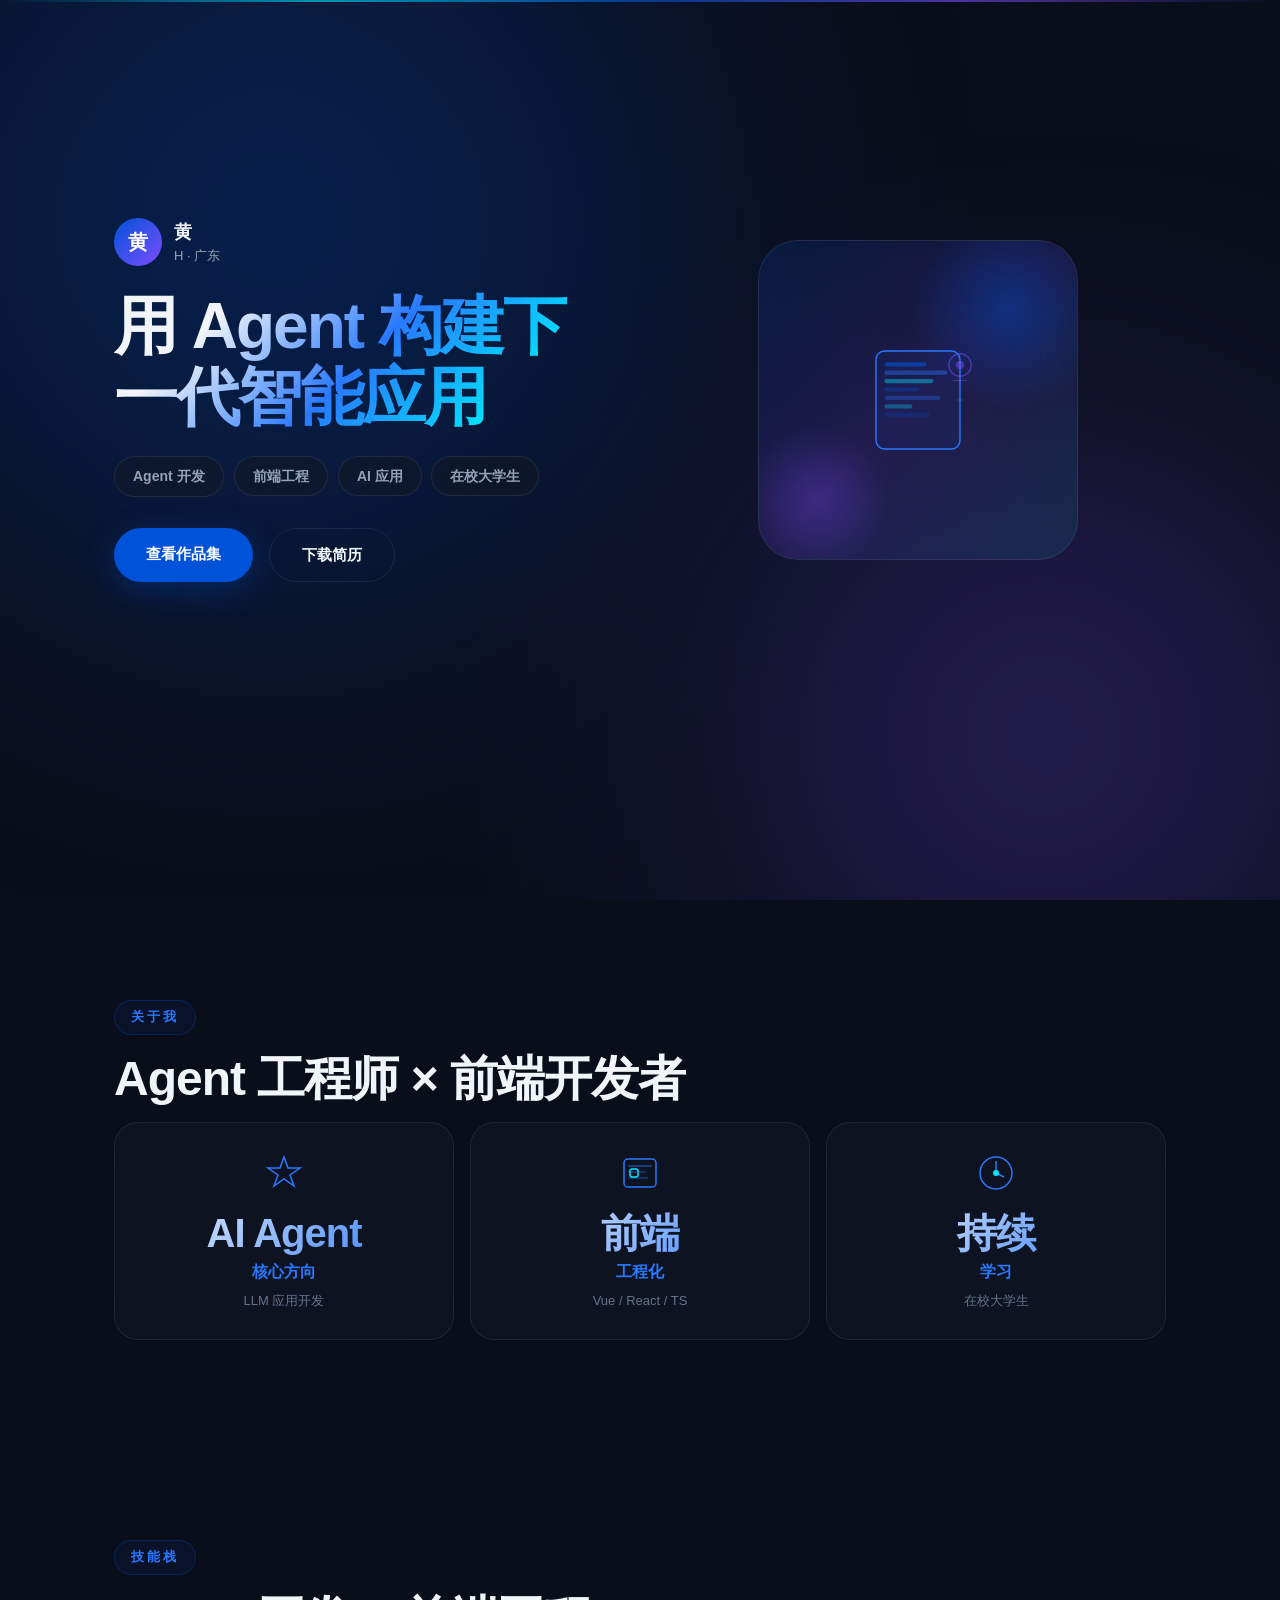
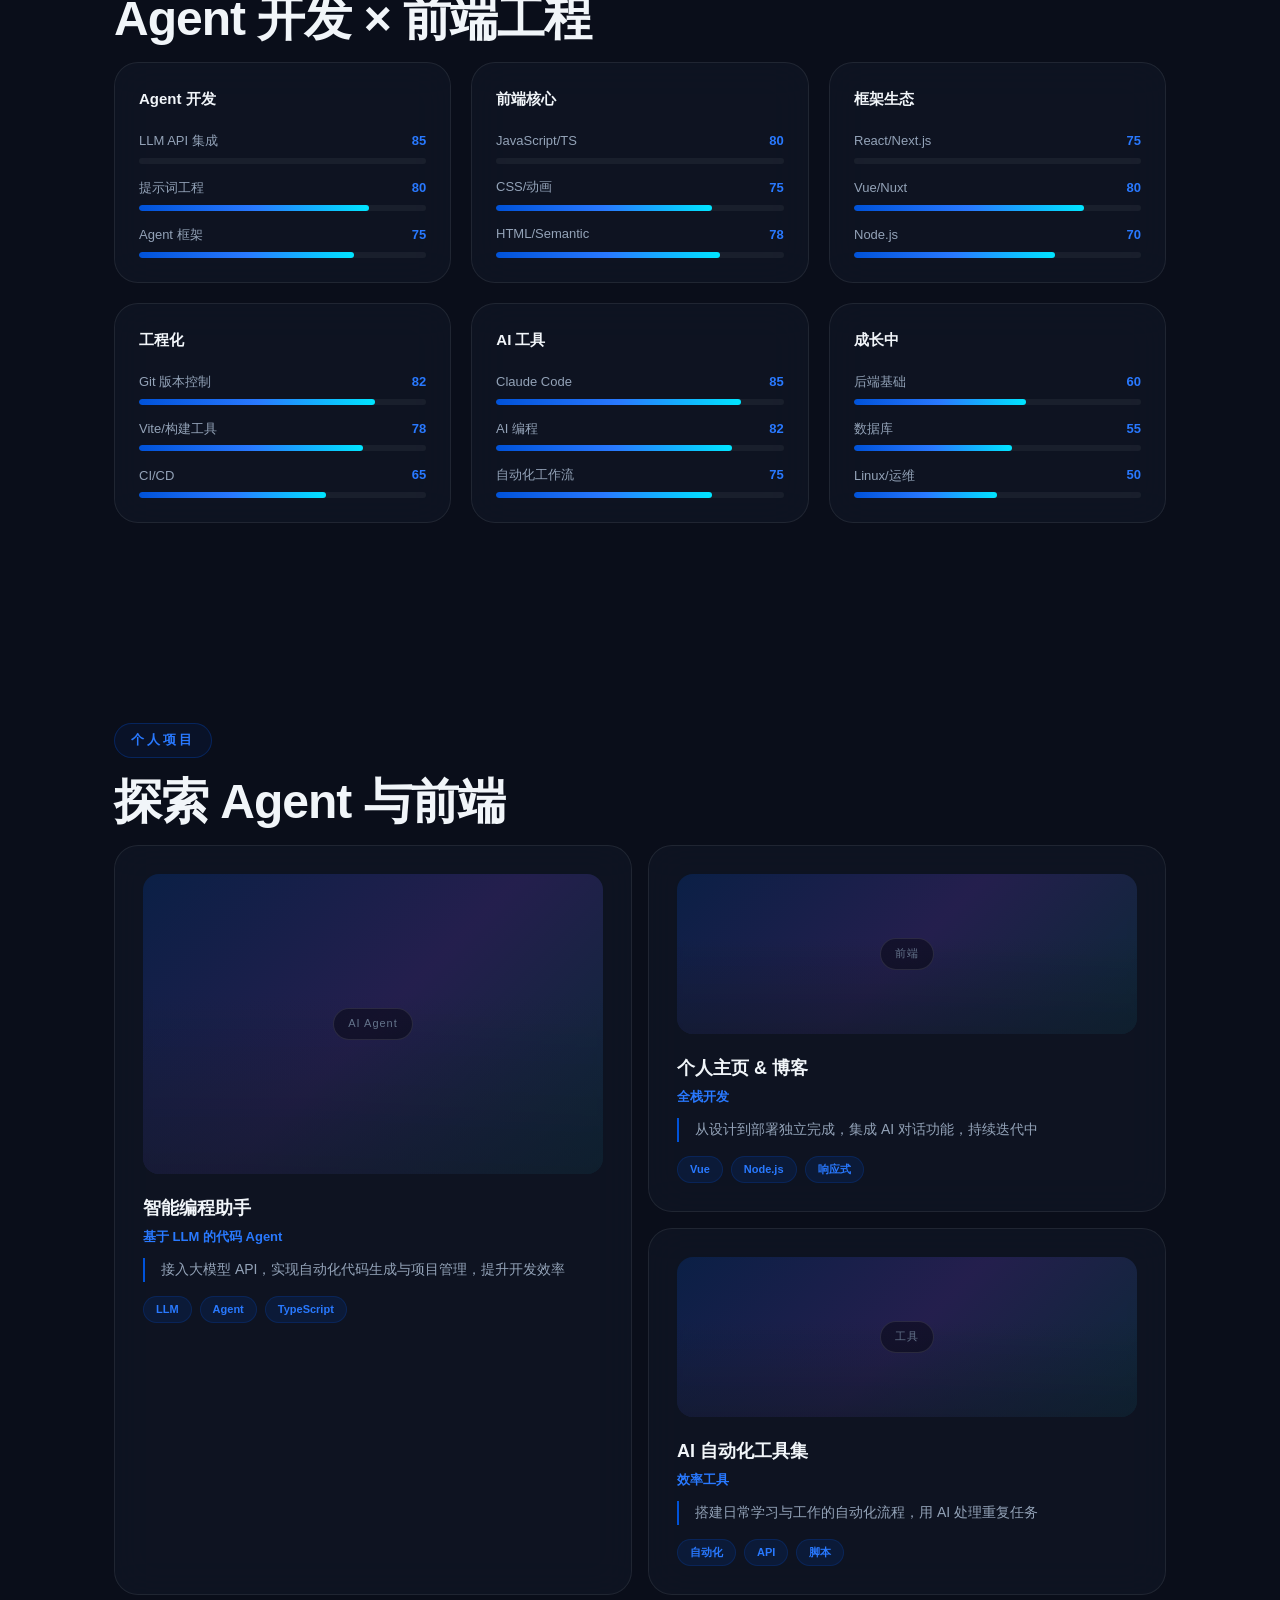
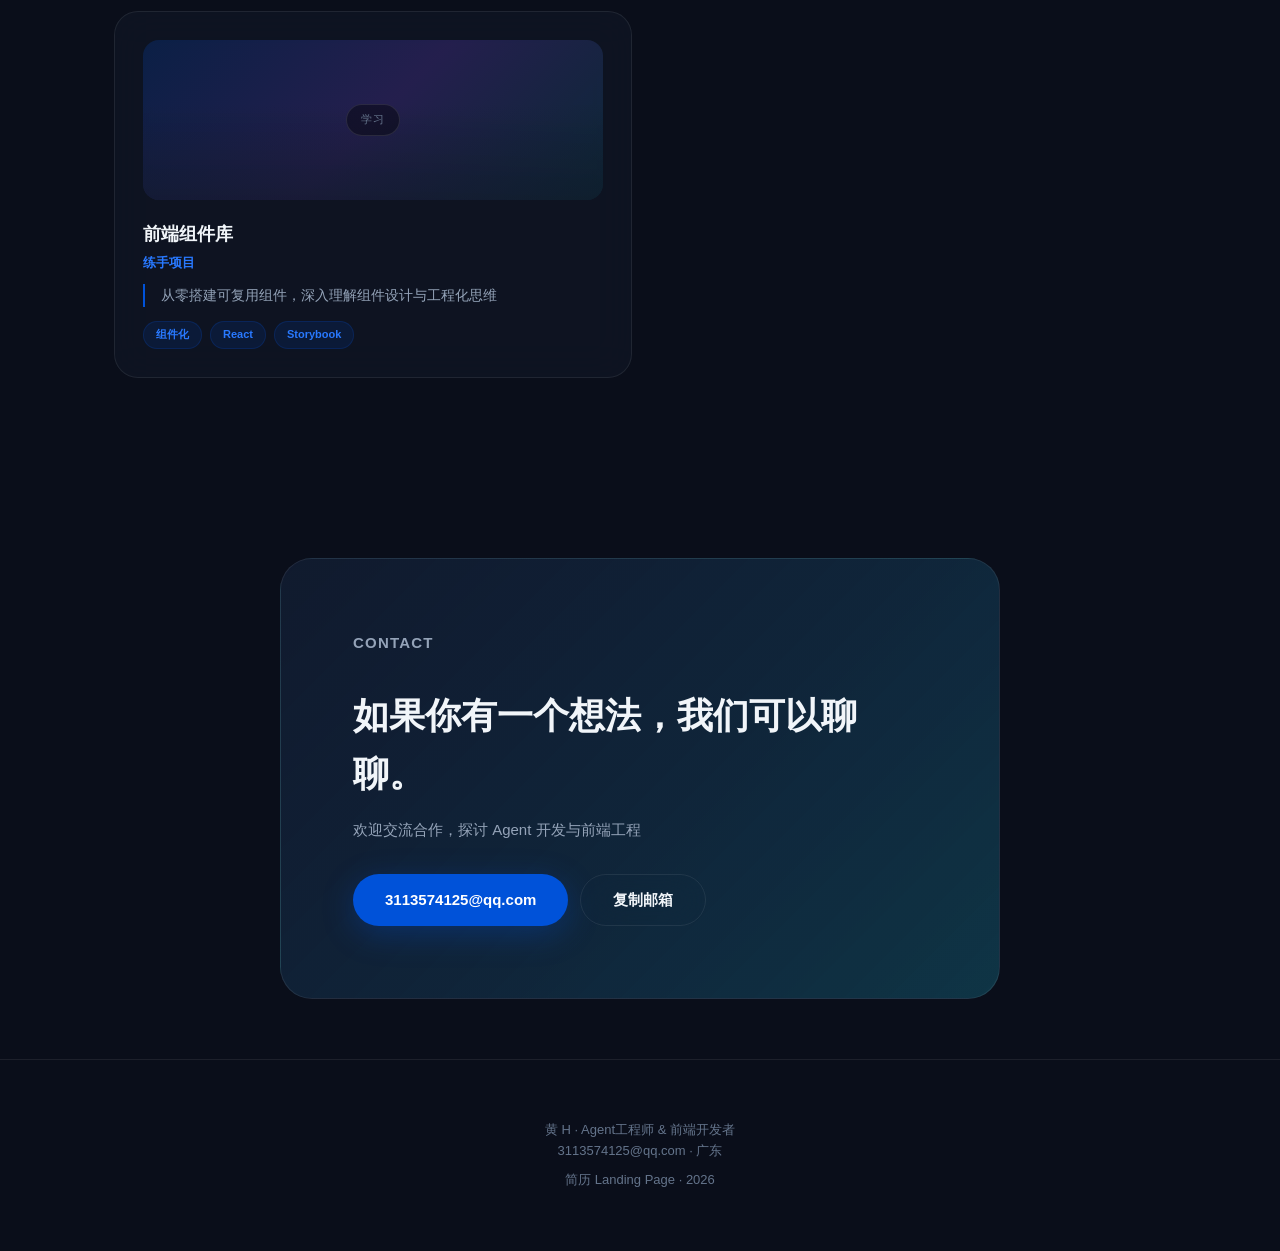
<file: index.html>
<!DOCTYPE html>
<html lang="zh-CN">
<head>
<meta charset="UTF-8">
<meta name="viewport" content="width=device-width, initial-scale=1.0">
<meta name="description" content="黄 H - Agent工程师 & 前端开发者">
<title>黄 H — Agent工程师 & 前端开发者</title>
<link rel="stylesheet" href="style.css">
</head>
<body>

<!-- Aurora Background -->
<div class="aurora-bg" aria-hidden="true"></div>
<div class="aurora-ribbon" aria-hidden="true"></div>

<!-- ============================================================
     PAGE WRAP
     ============================================================ -->
<div class="page-wrap">

<!-- ============================================================
     HERO CARD
     ============================================================ -->
<section class="hero-section">
  <div class="container">
    <div class="hero-grid">
      <div class="hero-content reveal">
        <div class="hero-meta">
          <div class="hero-avatar">黄</div>
          <div class="hero-name">
            黄 <small>H · 广东</small>
          </div>
        </div>
        <h1 class="hero-slogan">用 Agent 构建下一代智能应用</h1>
        <div class="hero-tags">
          <span class="hero-tag">Agent 开发</span>
          <span class="hero-tag">前端工程</span>
          <span class="hero-tag">AI 应用</span>
          <span class="hero-tag">在校大学生</span>
        </div>
        <div class="hero-cta">
          <a href="#bento" class="btn-primary">查看作品集</a>
          <a href="#footer" class="btn-secondary">下载简历</a>
        </div>
      </div>
      <div class="hero-visual reveal reveal-delay-2">
        <div class="hero-shape">
          <div class="hero-code-block">
            <svg viewBox="0 0 200 200" fill="none" xmlns="http://www.w3.org/2000/svg">
              <rect x="40" y="30" width="120" height="140" rx="12" stroke="#2979FF" stroke-width="2" fill="rgba(0,82,217,0.08)"/>
              <rect x="52" y="46" width="60" height="6" rx="3" fill="#0052D9" opacity="0.6"/>
              <rect x="52" y="58" width="90" height="6" rx="3" fill="#2979FF" opacity="0.4"/>
              <rect x="52" y="70" width="70" height="6" rx="3" fill="#00E5FF" opacity="0.4"/>
              <rect x="52" y="82" width="50" height="6" rx="3" fill="#0052D9" opacity="0.3"/>
              <rect x="52" y="94" width="80" height="6" rx="3" fill="#2979FF" opacity="0.3"/>
              <rect x="52" y="106" width="40" height="6" rx="3" fill="#00E5FF" opacity="0.3"/>
              <rect x="52" y="118" width="65" height="6" rx="3" fill="#0052D9" opacity="0.2"/>
              <circle cx="160" cy="50" r="16" fill="none" stroke="#7C4DFF" stroke-width="2" opacity="0.5"/>
              <circle cx="160" cy="50" r="6" fill="#7C4DFF" opacity="0.5"/>
              <path d="M160 62 L160 82" stroke="#7C4DFF" stroke-width="1.5" opacity="0.4"/>
              <path d="M150 72 L170 72" stroke="#7C4DFF" stroke-width="1.5" opacity="0.4"/>
              <path d="M155 100 L165 100" stroke="#00E5FF" stroke-width="1" opacity="0.3"/>
            </svg>
          </div>
        </div>
      </div>
    </div>
  </div>
</section>

<!-- ============================================================
     STATS BOARD
     ============================================================ -->
<section id="stats">
  <div class="container">
    <div class="section-label reveal">关于我</div>
    <h2 class="section-title reveal reveal-delay-1">Agent 工程师 × 前端开发者</h2>
    <div class="stats-grid reveal reveal-delay-2">
      <div class="stats-card">
        <div class="stats-icon">
          <svg viewBox="0 0 44 44" fill="none"><polygon points="22,6 26,17 38,17 28,24 32,35 22,28 12,35 16,24 6,17 18,17" stroke="#2979FF" stroke-width="1.5"/></svg>
        </div>
        <div class="stats-value">AI Agent</div>
        <div class="stats-unit">核心方向</div>
        <div class="stats-label">LLM 应用开发</div>
      </div>
      <div class="stats-card">
        <div class="stats-icon">
          <svg viewBox="0 0 44 44" fill="none"><rect x="6" y="8" width="32" height="28" rx="4" stroke="#2979FF" stroke-width="1.5"/><rect x="10" y="14" width="24" height="2" rx="1" fill="#2979FF" opacity="0.4"/><rect x="10" y="20" width="18" height="2" rx="1" fill="#2979FF" opacity="0.3"/><rect x="10" y="26" width="20" height="2" rx="1" fill="#2979FF" opacity="0.3"/><rect x="12" y="18" width="8" height="8" rx="2" fill="none" stroke="#00E5FF" stroke-width="1.5"/></svg>
        </div>
        <div class="stats-value">前端</div>
        <div class="stats-unit">工程化</div>
        <div class="stats-label">Vue / React / TS</div>
      </div>
      <div class="stats-card">
        <div class="stats-icon">
          <svg viewBox="0 0 44 44" fill="none"><circle cx="22" cy="22" r="16" stroke="#2979FF" stroke-width="1.5"/><polyline points="22,10 22,22 30,26" stroke="#2979FF" stroke-width="1.5"/><circle cx="22" cy="22" r="3" fill="#00E5FF"/></svg>
        </div>
        <div class="stats-value">持续</div>
        <div class="stats-unit">学习</div>
        <div class="stats-label">在校大学生</div>
      </div>
    </div>
  </div>
</section>

<!-- ============================================================
     SKILL RADAR
     ============================================================ -->
<section id="skills">
  <div class="container">
    <div class="section-label reveal">技能栈</div>
    <h2 class="section-title reveal reveal-delay-1">Agent 开发 × 前端工程</h2>
    <div class="skill-grid reveal reveal-delay-2" id="skill-grid">
    </div>
  </div>
</section>

<!-- ============================================================
     BENTO GALLERY
     ============================================================ -->
<section id="bento">
  <div class="container">
    <div class="section-label reveal">个人项目</div>
    <h2 class="section-title reveal reveal-delay-1">探索 Agent 与前端</h2>
    <div class="bento-grid reveal reveal-delay-2">

      <div class="bento-project">
        <div class="bento-img-placeholder">
          <span class="bento-img-label">AI Agent</span>
        </div>
        <div class="bento-title">智能编程助手</div>
        <div class="bento-role">基于 LLM 的代码 Agent</div>
        <p class="bento-impact">接入大模型 API，实现自动化代码生成与项目管理，提升开发效率</p>
        <div class="bento-tags">
          <span class="bento-tag">LLM</span>
          <span class="bento-tag">Agent</span>
          <span class="bento-tag">TypeScript</span>
        </div>
      </div>

      <div class="bento-project">
        <div class="bento-img-placeholder">
          <span class="bento-img-label">前端</span>
        </div>
        <div class="bento-title">个人主页 & 博客</div>
        <div class="bento-role">全栈开发</div>
        <p class="bento-impact">从设计到部署独立完成，集成 AI 对话功能，持续迭代中</p>
        <div class="bento-tags">
          <span class="bento-tag">Vue</span>
          <span class="bento-tag">Node.js</span>
          <span class="bento-tag">响应式</span>
        </div>
      </div>

      <div class="bento-project">
        <div class="bento-img-placeholder">
          <span class="bento-img-label">工具</span>
        </div>
        <div class="bento-title">AI 自动化工具集</div>
        <div class="bento-role">效率工具</div>
        <p class="bento-impact">搭建日常学习与工作的自动化流程，用 AI 处理重复任务</p>
        <div class="bento-tags">
          <span class="bento-tag">自动化</span>
          <span class="bento-tag">API</span>
          <span class="bento-tag">脚本</span>
        </div>
      </div>

      <div class="bento-project">
        <div class="bento-img-placeholder">
          <span class="bento-img-label">学习</span>
        </div>
        <div class="bento-title">前端组件库</div>
        <div class="bento-role">练手项目</div>
        <p class="bento-impact">从零搭建可复用组件，深入理解组件设计与工程化思维</p>
        <div class="bento-tags">
          <span class="bento-tag">组件化</span>
          <span class="bento-tag">React</span>
          <span class="bento-tag">Storybook</span>
        </div>
      </div>

    </div>
  </div>
</section>

<!-- ============================================================
     CONTACT
     ============================================================ -->
<section class="contact" id="contact">
  <div class="container">
    <div class="contact-inner reveal">
      <p class="contact-eyebrow">Contact</p>
      <h2>如果你有一个想法，我们可以聊聊。</h2>
      <p>欢迎交流合作，探讨 Agent 开发与前端工程</p>
      <div class="contact-actions">
        <a class="btn-primary" href="mailto:3113574125@qq.com">3113574125@qq.com</a>
        <button class="btn-secondary" type="button" data-copy="3113574125@qq.com">复制邮箱</button>
      </div>
    </div>
  </div>
</section>

<!-- ============================================================
     FOOTER
     ============================================================ -->
<footer class="footer" id="footer">
  <div class="container">
    <p>黄 H · Agent工程师 & 前端开发者</p>
    <p>3113574125@qq.com · 广东</p>
    <p style="margin-top:8px;color:var(--color-text-muted)">简历 Landing Page · 2026</p>
  </div>
</footer>

</div><!-- /page-wrap -->

<script src="script.js"></script>

</body>
</html>
</file>
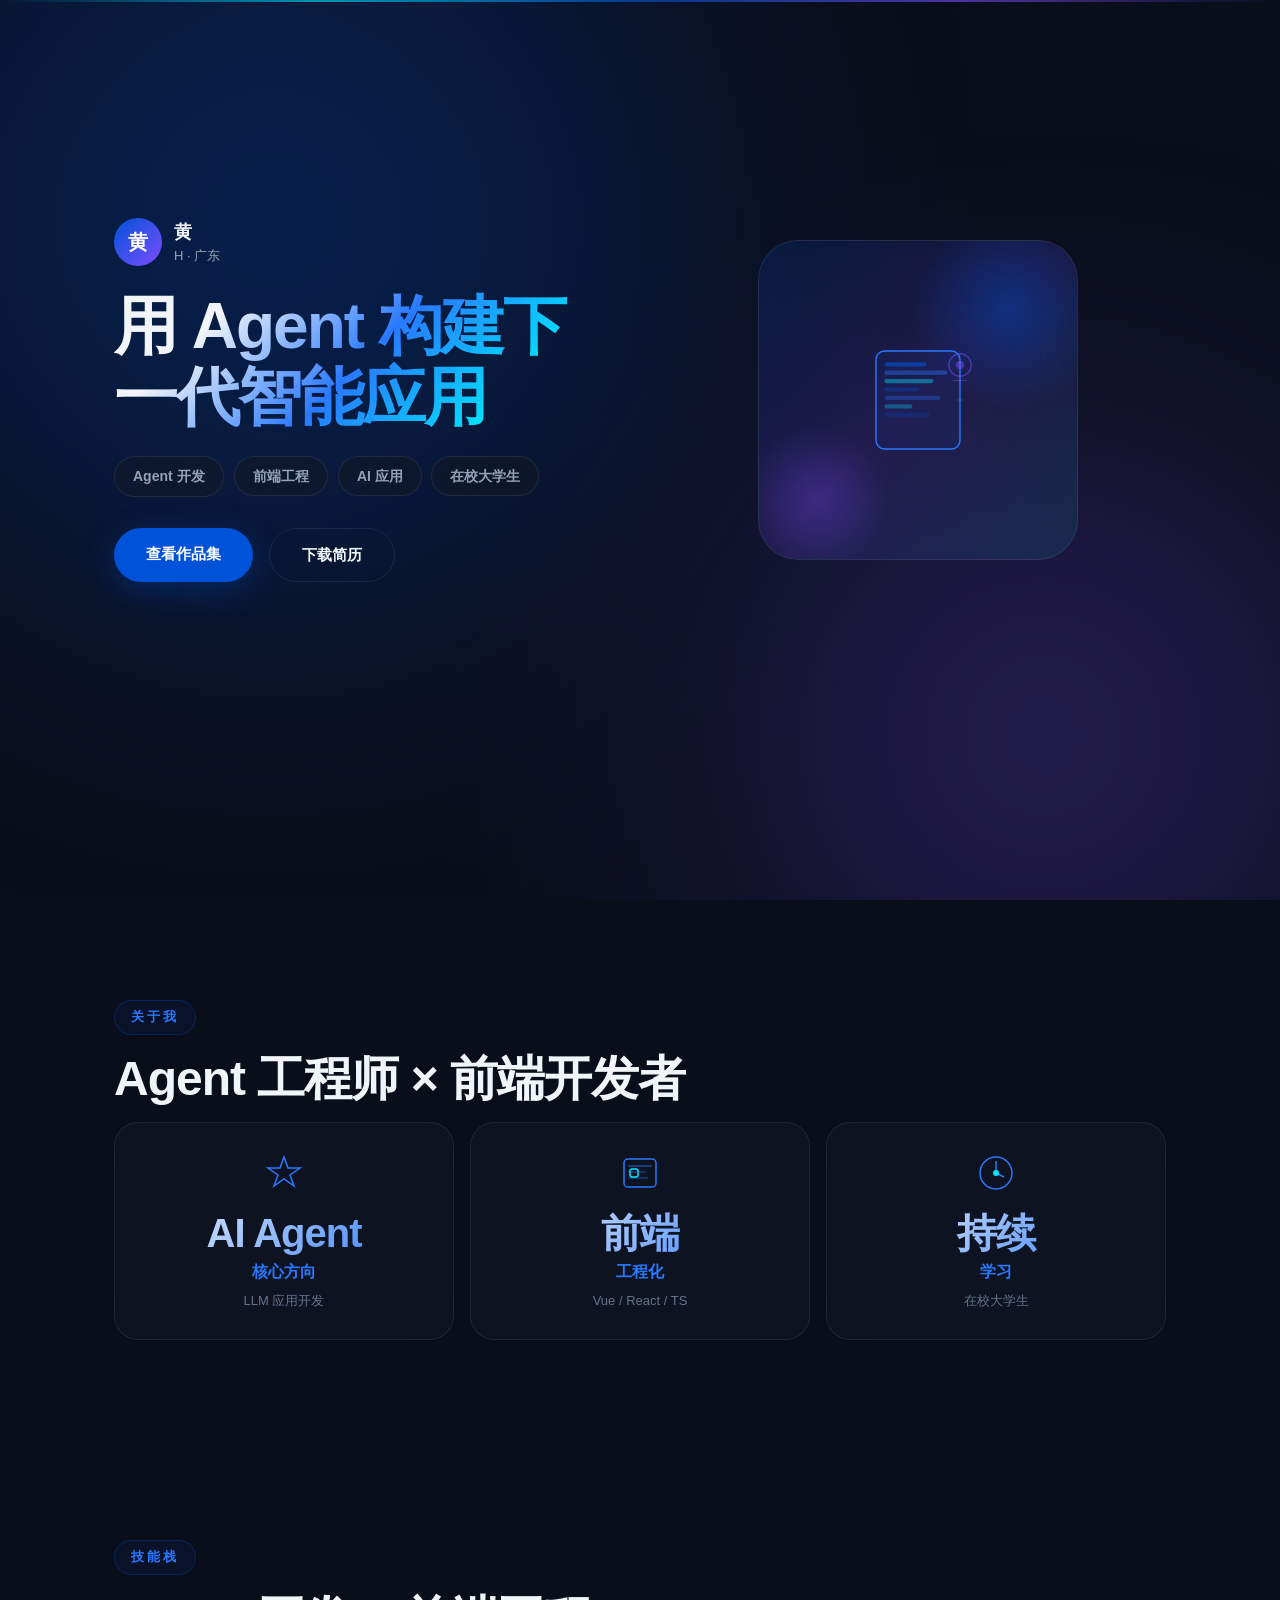
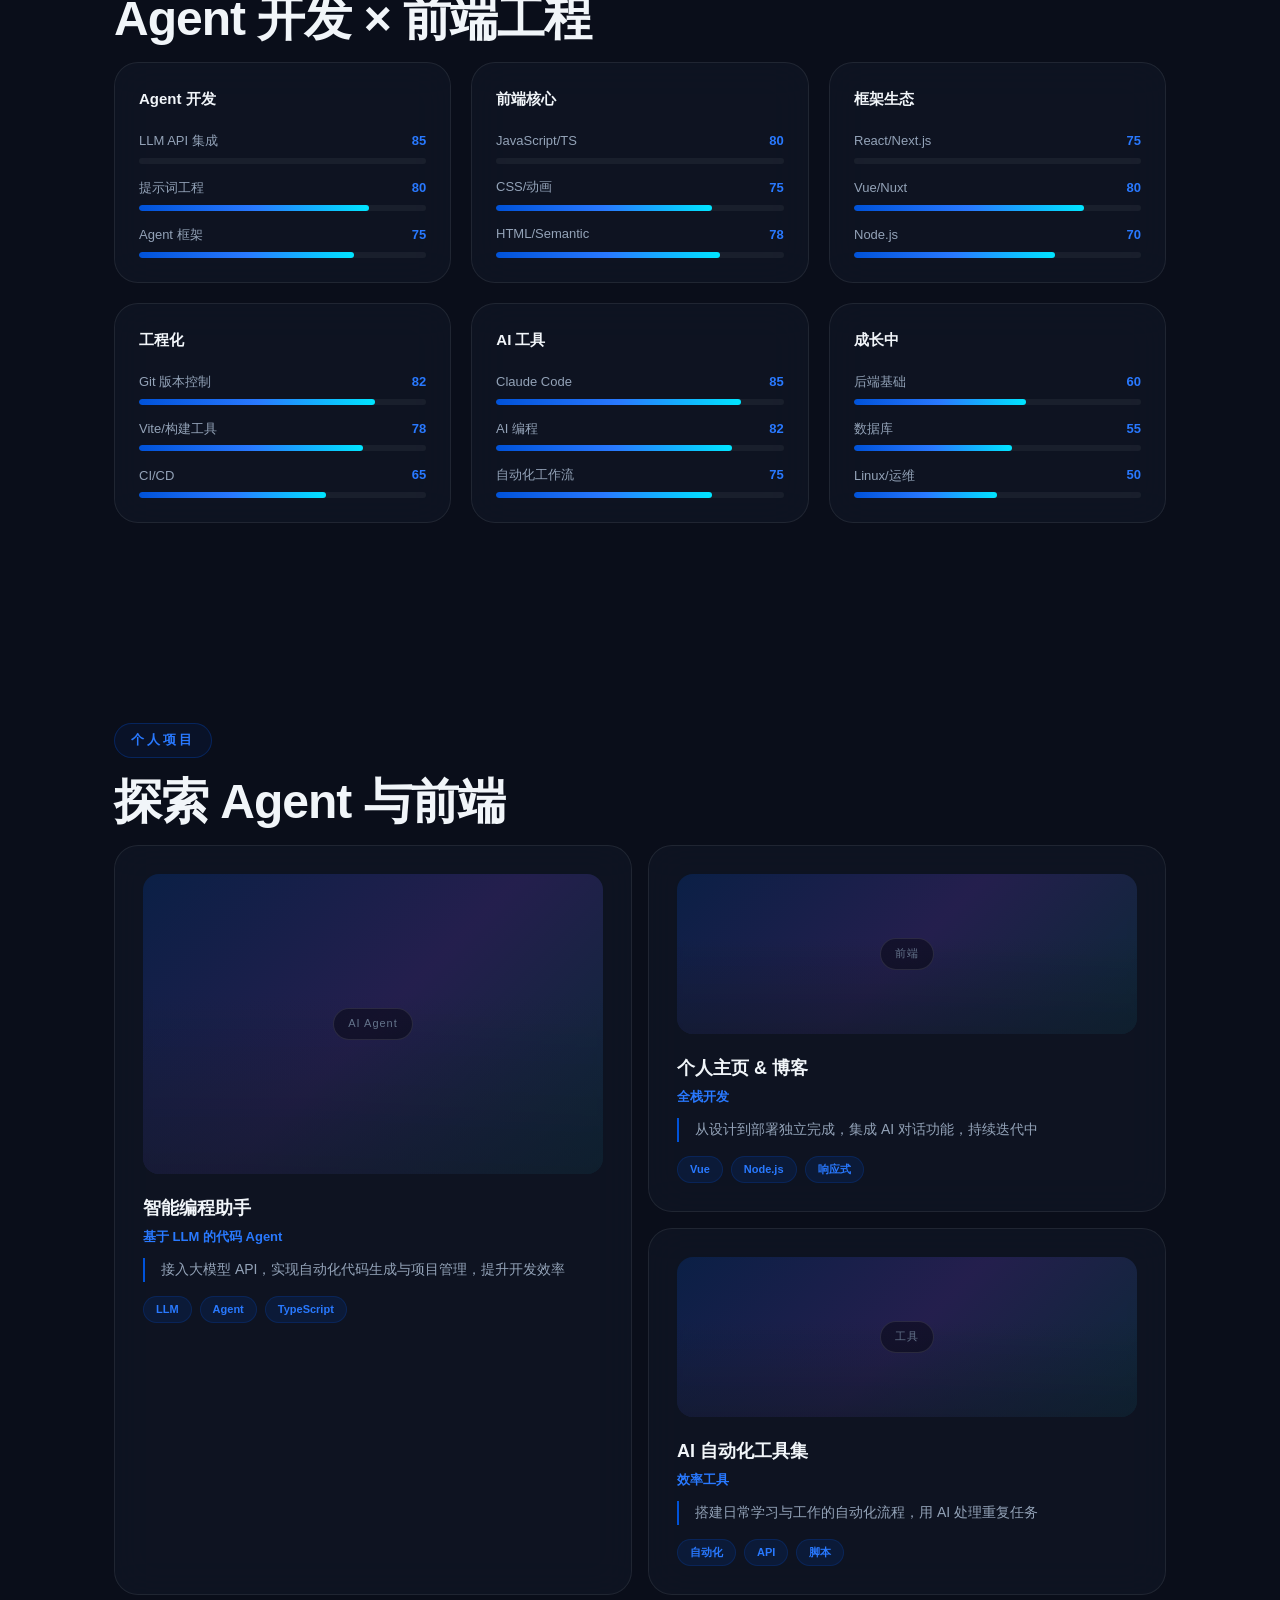
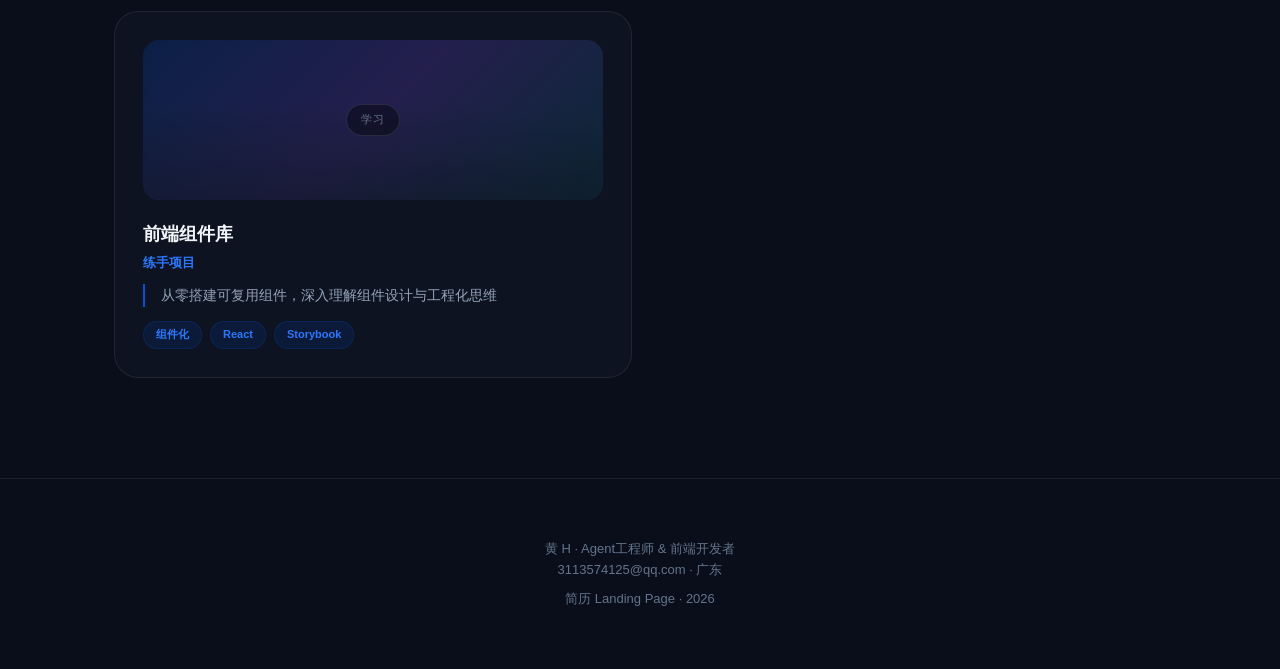
<file: output.html>
<!DOCTYPE html>
<html lang="zh-CN">
<head>
<meta charset="UTF-8">
<meta name="viewport" content="width=device-width, initial-scale=1.0">
<meta name="description" content="黄 H - Agent工程师 & 前端开发者">
<title>黄 H — Agent工程师 & 前端开发者</title>
<style>
/* ============================================================
   RESET & BASE
   ============================================================ */
*, *::before, *::after { box-sizing: border-box; margin: 0; padding: 0; }

:root {
  --color-primary: #0052D9;
  --color-primary-glow: #2979FF;
  --color-aurora-teal: #00E5FF;
  --color-aurora-purple: #7C4DFF;
  --color-aurora-pink: #FF4081;
  --color-bg-deep: #0A0E1A;
  --color-bg-mid: #111827;
  --color-bg-card: rgba(17, 24, 39, 0.6);
  --color-border: rgba(255, 255, 255, 0.08);
  --color-text-primary: #F1F5F9;
  --color-text-secondary: #94A3B8;
  --color-text-muted: #64748B;
  --radius-sm: 8px;
  --radius-md: 16px;
  --radius-lg: 24px;
  --radius-xl: 32px;
  --font-stack: -apple-system, BlinkMacSystemFont, "Segoe UI", "PingFang SC", "Hiragino Sans GB", "Microsoft YaHei", "Helvetica Neue", Helvetica, Arial, sans-serif;
  --transition-fast: 200ms cubic-bezier(0.16, 1, 0.3, 1);
  --transition-smooth: 400ms cubic-bezier(0.16, 1, 0.3, 1);
}

html { scroll-behavior: smooth; }

body {
  font-family: var(--font-stack);
  background: var(--color-bg-deep);
  color: var(--color-text-primary);
  line-height: 1.6;
  overflow-x: hidden;
  -webkit-font-smoothing: antialiased;
  -moz-osx-font-smoothing: grayscale;
}

::-webkit-scrollbar { width: 6px; }
::-webkit-scrollbar-track { background: var(--color-bg-deep); }
::-webkit-scrollbar-thumb { background: var(--color-text-muted); border-radius: 3px; }

/* ============================================================
   AURORA BACKGROUND
   ============================================================ */
.aurora-bg {
  position: fixed; inset: 0; z-index: 0; pointer-events: none; overflow: hidden;
}
.aurora-bg::before, .aurora-bg::after {
  content: ''; position: absolute;
  border-radius: 50%;
  filter: blur(140px);
  opacity: 0.25;
  animation: aurora-drift 20s ease-in-out infinite alternate;
}
.aurora-bg::before {
  width: 800px; height: 800px;
  background: var(--color-primary);
  top: -20%; left: -10%;
  animation-delay: 0s;
}
.aurora-bg::after {
  width: 600px; height: 600px;
  background: var(--color-aurora-purple);
  bottom: -15%; right: -5%;
  animation-delay: -10s;
  animation-duration: 25s;
}

@keyframes aurora-drift {
  0% { transform: translate(0, 0) scale(1); }
  33% { transform: translate(60px, -40px) scale(1.15); }
  66% { transform: translate(-30px, 30px) scale(0.95); }
  100% { transform: translate(40px, -20px) scale(1.05); }
}

.aurora-ribbon {
  position: fixed; top: 0; left: 0; width: 100%; height: 2px;
  background: linear-gradient(90deg, transparent, var(--color-aurora-teal), var(--color-primary), var(--color-aurora-purple), transparent);
  z-index: 10; opacity: 0.6;
  animation: ribbon-slide 8s linear infinite;
}
@keyframes ribbon-slide { 0% { transform: translateX(-100%); } 100% { transform: translateX(100%); } }

/* ============================================================
   LAYOUT
   ============================================================ */
.page-wrap { position: relative; z-index: 1; }
.container { max-width: 1100px; margin: 0 auto; padding: 0 24px; }

section { padding: 100px 0; position: relative; }

.section-label {
  display: inline-block;
  font-size: 13px; font-weight: 600; letter-spacing: 3px; text-transform: uppercase;
  color: var(--color-primary-glow);
  margin-bottom: 16px;
  border: 1px solid rgba(0, 82, 217, 0.3);
  padding: 6px 16px; border-radius: 50px;
  background: rgba(0, 82, 217, 0.08);
}
.section-title {
  font-size: clamp(28px, 5vw, 48px); font-weight: 800; letter-spacing: -1px;
  line-height: 1.15; margin-bottom: 16px; color: var(--color-text-primary);
}

/* ============================================================
   HERO CARD
   ============================================================ */
.hero-section {
  min-height: 100vh; display: flex; align-items: center; padding-top: 0;
}
.hero-grid { display: grid; grid-template-columns: 1fr 1fr; gap: 60px; align-items: center; }

.hero-meta { display: flex; align-items: center; gap: 12px; margin-bottom: 24px; }
.hero-avatar {
  width: 48px; height: 48px; border-radius: 50%;
  background: linear-gradient(135deg, var(--color-primary), var(--color-aurora-purple));
  display: flex; align-items: center; justify-content: center;
  font-size: 20px; font-weight: 700; color: white; flex-shrink: 0;
}
.hero-name { font-size: 18px; font-weight: 600; }
.hero-name small { display: block; font-size: 13px; font-weight: 400; color: var(--color-text-secondary); }

.hero-slogan {
  font-size: clamp(36px, 7vw, 64px); font-weight: 900; line-height: 1.1;
  letter-spacing: -2px; margin-bottom: 24px;
  background: linear-gradient(135deg, var(--color-text-primary) 20%, var(--color-primary-glow) 50%, var(--color-aurora-teal) 80%);
  -webkit-background-clip: text; -webkit-text-fill-color: transparent; background-clip: text;
}

.hero-tags { display: flex; flex-wrap: wrap; gap: 10px; margin-bottom: 32px; }
.hero-tag {
  padding: 8px 18px; border-radius: 50px; font-size: 14px; font-weight: 600;
  border: 1px solid var(--color-border);
  background: var(--color-bg-card); backdrop-filter: blur(20px);
  color: var(--color-text-secondary); transition: var(--transition-fast);
}
.hero-tag:hover { border-color: var(--color-primary-glow); color: var(--color-text-primary); }

.hero-cta { display: flex; gap: 16px; flex-wrap: wrap; }
.btn-primary, .btn-secondary {
  padding: 14px 32px; border-radius: 50px; font-size: 15px; font-weight: 600;
  cursor: pointer; transition: var(--transition-fast); text-decoration: none; display: inline-block;
  border: none; font-family: var(--font-stack);
}
.btn-primary {
  background: var(--color-primary); color: white;
  box-shadow: 0 8px 32px rgba(0, 82, 217, 0.3);
}
.btn-primary:hover { background: var(--color-primary-glow); transform: translateY(-2px); box-shadow: 0 12px 40px rgba(0, 82, 217, 0.45); }
.btn-secondary {
  background: transparent; color: var(--color-text-primary);
  border: 1px solid var(--color-border); backdrop-filter: blur(20px);
}
.btn-secondary:hover { border-color: var(--color-text-secondary); background: rgba(255,255,255,0.05); }

.hero-visual {
  position: relative; display: flex; align-items: center; justify-content: center;
}
.hero-shape {
  width: 320px; height: 320px; border-radius: 40px;
  background: linear-gradient(135deg, rgba(0,82,217,0.15), rgba(124,77,255,0.15), rgba(0,229,255,0.1));
  border: 1px solid rgba(255,255,255,0.08); backdrop-filter: blur(40px);
  display: flex; align-items: center; justify-content: center;
  position: relative; overflow: hidden;
}
.hero-shape::before {
  content: ''; position: absolute; width: 200px; height: 200px;
  background: radial-gradient(circle, var(--color-primary) 0%, transparent 70%);
  top: -10%; right: -10%; opacity: 0.4; animation: hero-glow 6s ease-in-out infinite alternate;
}
.hero-shape::after {
  content: ''; position: absolute; width: 150px; height: 150px;
  background: radial-gradient(circle, var(--color-aurora-purple) 0%, transparent 70%);
  bottom: -5%; left: -5%; opacity: 0.3; animation: hero-glow 8s ease-in-out infinite alternate-reverse;
}
@keyframes hero-glow { 0% { transform: translate(0, 0); } 100% { transform: translate(30px, -20px); } }

.hero-code-block {
  width: 200px; height: 200px; display: flex; align-items: center; justify-content: center;
  position: relative; z-index: 1;
}
.hero-code-block svg { width: 140px; height: 140px; }

/* ============================================================
   STATS BOARD
   ============================================================ */
.stats-grid { display: grid; grid-template-columns: repeat(3, 1fr); gap: 16px; }
.stats-card {
  background: var(--color-bg-card); backdrop-filter: blur(20px);
  border: 1px solid var(--color-border); border-radius: var(--radius-lg);
  padding: 28px 24px; text-align: center; transition: var(--transition-smooth);
  position: relative; overflow: hidden;
}
.stats-card::after {
  content: ''; position: absolute; inset: 0; border-radius: var(--radius-lg);
  background: radial-gradient(ellipse at 50% 0%, rgba(0,82,217,0.08), transparent 70%);
  opacity: 0; transition: opacity var(--transition-smooth);
}
.stats-card:hover { border-color: rgba(255,255,255,0.15); transform: translateY(-4px); }
.stats-card:hover::after { opacity: 1; }

.stats-icon { width: 44px; height: 44px; margin: 0 auto 16px; }
.stats-icon svg { width: 100%; height: 100%; }
.stats-value {
  font-size: clamp(28px, 5vw, 40px); font-weight: 900; letter-spacing: -1px;
  background: linear-gradient(135deg, var(--color-text-primary), var(--color-primary-glow));
  -webkit-background-clip: text; -webkit-text-fill-color: transparent; background-clip: text;
  line-height: 1.1; margin-bottom: 4px;
}
.stats-unit { font-size: 16px; font-weight: 600; color: var(--color-primary-glow); }
.stats-label { font-size: 13px; color: var(--color-text-muted); margin-top: 6px; font-weight: 500; }

/* ============================================================
   TIMELINE PRO
   ============================================================ */
.timeline-wrap { position: relative; padding-left: 40px; }
.timeline-line {
  position: absolute; left: 18px; top: 0; bottom: 0; width: 2px;
  background: linear-gradient(to bottom, var(--color-primary), var(--color-aurora-purple), transparent);
}
.timeline-item { position: relative; margin-bottom: 48px; }
.timeline-item:last-child { margin-bottom: 0; }
.timeline-dot {
  position: absolute; left: -34px; top: 8px; width: 14px; height: 14px; border-radius: 50%;
  background: var(--color-primary); border: 3px solid var(--color-bg-deep);
  box-shadow: 0 0 20px rgba(0, 82, 217, 0.5); z-index: 2;
  transition: var(--transition-fast);
}
.timeline-item:hover .timeline-dot { box-shadow: 0 0 30px rgba(0, 130, 255, 0.8); transform: scale(1.3); }

.timeline-card {
  background: var(--color-bg-card); backdrop-filter: blur(20px);
  border: 1px solid var(--color-border); border-radius: var(--radius-lg);
  padding: 28px; transition: var(--transition-smooth);
}
.timeline-card:hover { border-color: rgba(255,255,255,0.15); }
.timeline-header { display: flex; justify-content: space-between; align-items: start; flex-wrap: wrap; gap: 8px; margin-bottom: 12px; }
.timeline-date { font-size: 14px; font-weight: 600; color: var(--color-primary-glow); letter-spacing: 1px; }
.timeline-company { font-size: 20px; font-weight: 700; }
.timeline-role { font-size: 14px; color: var(--color-text-secondary); font-weight: 500; margin-bottom: 16px; }
.timeline-bullets { list-style: none; display: flex; flex-direction: column; gap: 8px; }
.timeline-bullets li {
  padding-left: 20px; position: relative; font-size: 14px; color: var(--color-text-secondary);
  line-height: 1.7;
}
.timeline-bullets li::before {
  content: ''; position: absolute; left: 0; top: 10px; width: 6px; height: 6px; border-radius: 50%;
  background: var(--color-primary-glow); opacity: 0.6;
}

/* ============================================================
   SKILL RADAR
   ============================================================ */
.skill-grid { display: grid; grid-template-columns: repeat(3, 1fr); gap: 20px; }
.skill-category {
  background: var(--color-bg-card); backdrop-filter: blur(20px);
  border: 1px solid var(--color-border); border-radius: var(--radius-lg);
  padding: 24px;
}
.skill-category h3 {
  font-size: 15px; font-weight: 700; margin-bottom: 20px; color: var(--color-text-primary);
}
.skill-item { margin-bottom: 14px; }
.skill-item:last-child { margin-bottom: 0; }
.skill-head { display: flex; justify-content: space-between; margin-bottom: 6px; font-size: 13px; }
.skill-name { color: var(--color-text-secondary); }
.skill-score { font-weight: 700; color: var(--color-primary-glow); }
.skill-bar {
  width: 100%; height: 6px; background: rgba(255,255,255,0.05); border-radius: 3px; overflow: hidden;
}
.skill-fill {
  height: 100%; border-radius: 3px;
  background: linear-gradient(90deg, var(--color-primary), var(--color-primary-glow), var(--color-aurora-teal));
  transition: width 1.2s cubic-bezier(0.16, 1, 0.3, 1);
  width: 0;
}
.skill-fill.visible { width: var(--fill); }

/* ============================================================
   BENTO GALLERY
   ============================================================ */
.bento-grid {
  display: grid; grid-template-columns: 1fr 1fr; grid-template-rows: auto auto;
  gap: 16px;
}
.bento-project {
  background: var(--color-bg-card); backdrop-filter: blur(20px);
  border: 1px solid var(--color-border); border-radius: var(--radius-lg);
  padding: 28px; transition: var(--transition-smooth); position: relative; overflow: hidden;
  cursor: default;
}
.bento-project:nth-child(1) { grid-row: span 2; }
.bento-project:hover { border-color: rgba(255,255,255,0.15); transform: translateY(-2px); }

.bento-img-placeholder {
  width: 100%; height: 160px; border-radius: var(--radius-md);
  background: linear-gradient(135deg, rgba(0,82,217,0.2), rgba(124,77,255,0.2), rgba(0,229,255,0.1));
  margin-bottom: 20px; display: flex; align-items: center; justify-content: center;
  font-size: 12px; color: var(--color-text-muted); letter-spacing: 1px; position: relative;
  overflow: hidden;
}
.bento-project:nth-child(1) .bento-img-placeholder { height: 300px; }
.bento-img-placeholder::after {
  content: ''; position: absolute; inset: 0;
  background: linear-gradient(to top, var(--color-bg-card), transparent 60%);
}
.bento-img-label {
  position: relative; z-index: 2; background: rgba(0,0,0,0.4); padding: 6px 14px;
  border-radius: 50px; font-size: 11px; letter-spacing: 1px;
  border: 1px solid rgba(255,255,255,0.1);
}
.bento-title { font-size: 18px; font-weight: 700; margin-bottom: 4px; }
.bento-role { font-size: 13px; color: var(--color-primary-glow); font-weight: 600; margin-bottom: 10px; }
.bento-impact {
  font-size: 14px; color: var(--color-text-secondary); line-height: 1.7; margin-bottom: 14px;
  position: relative; padding-left: 16px; border-left: 2px solid var(--color-primary);
}
.bento-tags { display: flex; gap: 8px; flex-wrap: wrap; }
.bento-tag {
  padding: 4px 12px; border-radius: 50px; font-size: 11px; font-weight: 600;
  background: rgba(0,82,217,0.12); color: var(--color-primary-glow);
  border: 1px solid rgba(0,82,217,0.2);
}

/* ============================================================
   TESTIMONIAL
   ============================================================ */
.testimonial-grid { display: grid; grid-template-columns: repeat(3, 1fr); gap: 20px; }
.testimonial-card {
  background: var(--color-bg-card); backdrop-filter: blur(20px);
  border: 1px solid var(--color-border); border-radius: var(--radius-lg);
  padding: 28px; transition: var(--transition-smooth); position: relative;
}
.testimonial-card:hover { border-color: rgba(255,255,255,0.12); }
.testimonial-quote {
  font-size: 14px; line-height: 1.8; color: var(--color-text-secondary);
  margin-bottom: 20px; position: relative; font-style: italic;
}
.testimonial-quote::before {
  content: '\201C'; font-size: 48px; line-height: 1; color: var(--color-primary);
  display: block; margin-bottom: 8px; font-style: normal; font-weight: 900;
  opacity: 0.4;
}
.testimonial-author { display: flex; align-items: center; gap: 12px; }
.testimonial-avatar {
  width: 40px; height: 40px; border-radius: 50%;
  background: linear-gradient(135deg, var(--color-primary), var(--color-aurora-purple));
  display: flex; align-items: center; justify-content: center;
  font-size: 16px; font-weight: 700; color: white;
  flex-shrink: 0;
}
.testimonial-name { font-size: 14px; font-weight: 700; }
.testimonial-relation { font-size: 12px; color: var(--color-text-muted); }

/* ============================================================
   FOOTER
   ============================================================ */
.footer {
  text-align: center; padding: 60px 24px; border-top: 1px solid var(--color-border);
  color: var(--color-text-muted); font-size: 13px;
}

/* ============================================================
   RESPONSIVE
   ============================================================ */
@media (max-width: 768px) {
  .hero-grid { grid-template-columns: 1fr; gap: 40px; }
  .hero-visual { order: -1; }
  .hero-shape { width: 200px; height: 200px; border-radius: 30px; }
  .hero-slogan { font-size: 32px; }
  .stats-grid { grid-template-columns: repeat(2, 1fr); }
  .skill-grid { grid-template-columns: 1fr; }
  .bento-grid { grid-template-columns: 1fr; }
  .bento-project:nth-child(1) { grid-row: span 1; }
  .bento-project:nth-child(1) .bento-img-placeholder { height: 160px; }
  .testimonial-grid { grid-template-columns: 1fr; }
  .timeline-wrap { padding-left: 32px; }
  .timeline-dot { left: -26px; }
  .timeline-line { left: 12px; }
  section { padding: 60px 0; }
}

@media (max-width: 480px) {
  .stats-grid { grid-template-columns: 1fr 1fr; gap: 10px; }
  .stats-card { padding: 20px 16px; }
  .hero-cta { flex-direction: column; }
}

/* ============================================================
   REDUCED MOTION
   ============================================================ */
@media (prefers-reduced-motion: reduce) {
  *, *::before, *::after {
    animation-duration: 0.01ms !important; animation-iteration-count: 1 !important;
    transition-duration: 0.01ms !important;
  }
  html { scroll-behavior: auto; }
  .aurora-bg::before, .aurora-bg::after { animation: none; opacity: 0.15; }
  .aurora-ribbon { display: none; }
}

/* ============================================================
   SCROLL ANIMATIONS
   ============================================================ */
.reveal {
  opacity: 0; transform: translateY(40px);
  transition: opacity 0.8s cubic-bezier(0.16, 1, 0.3, 1), transform 0.8s cubic-bezier(0.16, 1, 0.3, 1);
}
.reveal.visible { opacity: 1; transform: translateY(0); }
.reveal-delay-1 { transition-delay: 0.1s; }
.reveal-delay-2 { transition-delay: 0.2s; }
.reveal-delay-3 { transition-delay: 0.3s; }
.reveal-delay-4 { transition-delay: 0.4s; }
.reveal-delay-5 { transition-delay: 0.5s; }
</style>
</head>
<body>

<!-- Aurora Background -->
<div class="aurora-bg" aria-hidden="true"></div>
<div class="aurora-ribbon" aria-hidden="true"></div>

<!-- ============================================================
     PAGE WRAP
     ============================================================ -->
<div class="page-wrap">

<!-- ============================================================
     HERO CARD
     ============================================================ -->
<section class="hero-section">
  <div class="container">
    <div class="hero-grid">
      <div class="hero-content reveal">
        <div class="hero-meta">
          <div class="hero-avatar">黄</div>
          <div class="hero-name">
            黄 <small>H · 广东</small>
          </div>
        </div>
        <h1 class="hero-slogan">用 Agent 构建下一代智能应用</h1>
        <div class="hero-tags">
          <span class="hero-tag">Agent 开发</span>
          <span class="hero-tag">前端工程</span>
          <span class="hero-tag">AI 应用</span>
          <span class="hero-tag">在校大学生</span>
        </div>
        <div class="hero-cta">
          <a href="#bento" class="btn-primary">查看作品集</a>
          <a href="#footer" class="btn-secondary">下载简历</a>
        </div>
      </div>
      <div class="hero-visual reveal reveal-delay-2">
        <div class="hero-shape">
          <div class="hero-code-block">
            <svg viewBox="0 0 200 200" fill="none" xmlns="http://www.w3.org/2000/svg">
              <rect x="40" y="30" width="120" height="140" rx="12" stroke="#2979FF" stroke-width="2" fill="rgba(0,82,217,0.08)"/>
              <rect x="52" y="46" width="60" height="6" rx="3" fill="#0052D9" opacity="0.6"/>
              <rect x="52" y="58" width="90" height="6" rx="3" fill="#2979FF" opacity="0.4"/>
              <rect x="52" y="70" width="70" height="6" rx="3" fill="#00E5FF" opacity="0.4"/>
              <rect x="52" y="82" width="50" height="6" rx="3" fill="#0052D9" opacity="0.3"/>
              <rect x="52" y="94" width="80" height="6" rx="3" fill="#2979FF" opacity="0.3"/>
              <rect x="52" y="106" width="40" height="6" rx="3" fill="#00E5FF" opacity="0.3"/>
              <rect x="52" y="118" width="65" height="6" rx="3" fill="#0052D9" opacity="0.2"/>
              <circle cx="160" cy="50" r="16" fill="none" stroke="#7C4DFF" stroke-width="2" opacity="0.5"/>
              <circle cx="160" cy="50" r="6" fill="#7C4DFF" opacity="0.5"/>
              <path d="M160 62 L160 82" stroke="#7C4DFF" stroke-width="1.5" opacity="0.4"/>
              <path d="M150 72 L170 72" stroke="#7C4DFF" stroke-width="1.5" opacity="0.4"/>
              <path d="M155 100 L165 100" stroke="#00E5FF" stroke-width="1" opacity="0.3"/>
            </svg>
          </div>
        </div>
      </div>
    </div>
  </div>
</section>

<!-- ============================================================
     STATS BOARD
     ============================================================ -->
<section id="stats">
  <div class="container">
    <div class="section-label reveal">关于我</div>
    <h2 class="section-title reveal reveal-delay-1">Agent 工程师 × 前端开发者</h2>
    <div class="stats-grid reveal reveal-delay-2">
      <div class="stats-card">
        <div class="stats-icon">
          <svg viewBox="0 0 44 44" fill="none"><polygon points="22,6 26,17 38,17 28,24 32,35 22,28 12,35 16,24 6,17 18,17" stroke="#2979FF" stroke-width="1.5"/></svg>
        </div>
        <div class="stats-value">AI Agent</div>
        <div class="stats-unit">核心方向</div>
        <div class="stats-label">LLM 应用开发</div>
      </div>
      <div class="stats-card">
        <div class="stats-icon">
          <svg viewBox="0 0 44 44" fill="none"><rect x="6" y="8" width="32" height="28" rx="4" stroke="#2979FF" stroke-width="1.5"/><rect x="10" y="14" width="24" height="2" rx="1" fill="#2979FF" opacity="0.4"/><rect x="10" y="20" width="18" height="2" rx="1" fill="#2979FF" opacity="0.3"/><rect x="10" y="26" width="20" height="2" rx="1" fill="#2979FF" opacity="0.3"/><rect x="12" y="18" width="8" height="8" rx="2" fill="none" stroke="#00E5FF" stroke-width="1.5"/></svg>
        </div>
        <div class="stats-value">前端</div>
        <div class="stats-unit">工程化</div>
        <div class="stats-label">Vue / React / TS</div>
      </div>
      <div class="stats-card">
        <div class="stats-icon">
          <svg viewBox="0 0 44 44" fill="none"><circle cx="22" cy="22" r="16" stroke="#2979FF" stroke-width="1.5"/><polyline points="22,10 22,22 30,26" stroke="#2979FF" stroke-width="1.5"/><circle cx="22" cy="22" r="3" fill="#00E5FF"/></svg>
        </div>
        <div class="stats-value">持续</div>
        <div class="stats-unit">学习</div>
        <div class="stats-label">在校大学生</div>
      </div>
    </div>
  </div>
</section>

<!-- ============================================================
     SKILL RADAR
     ============================================================ -->
<section id="skills">
  <div class="container">
    <div class="section-label reveal">技能栈</div>
    <h2 class="section-title reveal reveal-delay-1">Agent 开发 × 前端工程</h2>
    <div class="skill-grid reveal reveal-delay-2" id="skill-grid">
    </div>
  </div>
</section>

<!-- ============================================================
     BENTO GALLERY
     ============================================================ -->
<section id="bento">
  <div class="container">
    <div class="section-label reveal">个人项目</div>
    <h2 class="section-title reveal reveal-delay-1">探索 Agent 与前端</h2>
    <div class="bento-grid reveal reveal-delay-2">

      <div class="bento-project">
        <div class="bento-img-placeholder">
          <span class="bento-img-label">AI Agent</span>
        </div>
        <div class="bento-title">智能编程助手</div>
        <div class="bento-role">基于 LLM 的代码 Agent</div>
        <p class="bento-impact">接入大模型 API，实现自动化代码生成与项目管理，提升开发效率</p>
        <div class="bento-tags">
          <span class="bento-tag">LLM</span>
          <span class="bento-tag">Agent</span>
          <span class="bento-tag">TypeScript</span>
        </div>
      </div>

      <div class="bento-project">
        <div class="bento-img-placeholder">
          <span class="bento-img-label">前端</span>
        </div>
        <div class="bento-title">个人主页 & 博客</div>
        <div class="bento-role">全栈开发</div>
        <p class="bento-impact">从设计到部署独立完成，集成 AI 对话功能，持续迭代中</p>
        <div class="bento-tags">
          <span class="bento-tag">Vue</span>
          <span class="bento-tag">Node.js</span>
          <span class="bento-tag">响应式</span>
        </div>
      </div>

      <div class="bento-project">
        <div class="bento-img-placeholder">
          <span class="bento-img-label">工具</span>
        </div>
        <div class="bento-title">AI 自动化工具集</div>
        <div class="bento-role">效率工具</div>
        <p class="bento-impact">搭建日常学习与工作的自动化流程，用 AI 处理重复任务</p>
        <div class="bento-tags">
          <span class="bento-tag">自动化</span>
          <span class="bento-tag">API</span>
          <span class="bento-tag">脚本</span>
        </div>
      </div>

      <div class="bento-project">
        <div class="bento-img-placeholder">
          <span class="bento-img-label">学习</span>
        </div>
        <div class="bento-title">前端组件库</div>
        <div class="bento-role">练手项目</div>
        <p class="bento-impact">从零搭建可复用组件，深入理解组件设计与工程化思维</p>
        <div class="bento-tags">
          <span class="bento-tag">组件化</span>
          <span class="bento-tag">React</span>
          <span class="bento-tag">Storybook</span>
        </div>
      </div>

    </div>
  </div>
</section>

<!-- ============================================================
     FOOTER
     ============================================================ -->
<footer class="footer" id="footer">
  <div class="container">
    <p>黄 H · Agent工程师 & 前端开发者</p>
    <p>3113574125@qq.com · 广东</p>
    <p style="margin-top:8px;color:var(--color-text-muted)">简历 Landing Page · 2026</p>
  </div>
</footer>

</div><!-- /page-wrap -->

<script>
// ============================================================
// SKILL DATA
// ============================================================
var skillData = [
  {
    category: 'Agent 开发',
    skills: [
      { name: 'LLM API 集成', score: 85 },
      { name: '提示词工程', score: 80 },
      { name: 'Agent 框架', score: 75 }
    ]
  },
  {
    category: '前端核心',
    skills: [
      { name: 'JavaScript/TS', score: 80 },
      { name: 'CSS/动画', score: 75 },
      { name: 'HTML/Semantic', score: 78 }
    ]
  },
  {
    category: '框架生态',
    skills: [
      { name: 'React/Next.js', score: 75 },
      { name: 'Vue/Nuxt', score: 80 },
      { name: 'Node.js', score: 70 }
    ]
  },
  {
    category: '工程化',
    skills: [
      { name: 'Git 版本控制', score: 82 },
      { name: 'Vite/构建工具', score: 78 },
      { name: 'CI/CD', score: 65 }
    ]
  },
  {
    category: 'AI 工具',
    skills: [
      { name: 'Claude Code', score: 85 },
      { name: 'AI 编程', score: 82 },
      { name: '自动化工作流', score: 75 }
    ]
  },
  {
    category: '成长中',
    skills: [
      { name: '后端基础', score: 60 },
      { name: '数据库', score: 55 },
      { name: 'Linux/运维', score: 50 }
    ]
  }
];

// ============================================================
// RENDER SKILL GRID
// ============================================================
(function renderSkills() {
  var grid = document.getElementById('skill-grid');
  var html = '';
  skillData.forEach(function(cat) {
    html += '<div class="skill-category"><h3>' + cat.category + '</h3>';
    cat.skills.forEach(function(s) {
      html += '<div class="skill-item">';
      html += '<div class="skill-head"><span class="skill-name">' + s.name + '</span><span class="skill-score">' + s.score + '</span></div>';
      html += '<div class="skill-bar"><div class="skill-fill" style="--fill:' + s.score + '%" data-fill="' + s.score + '"></div></div>';
      html += '</div>';
    });
    html += '</div>';
  });
  grid.innerHTML = html;
})();

// ============================================================
// SCROLL REVEAL
// ============================================================
(function scrollReveal() {
  var reveals = document.querySelectorAll('.reveal');
  var skillFills = document.querySelectorAll('.skill-fill');

  function isInView(el) {
    var rect = el.getBoundingClientRect();
    return rect.top < window.innerHeight * 0.85 && rect.bottom > 0;
  }

  function handleScroll() {
    reveals.forEach(function(el) {
      if (isInView(el)) { el.classList.add('visible'); }
    });
    skillFills.forEach(function(el) {
      if (isInView(el)) { el.classList.add('visible'); }
    });
  }

  window.addEventListener('scroll', handleScroll, { passive: true });
  handleScroll(); // initial check
})();

// ============================================================
// SMOOTH SCROLL FOR CTA
// ============================================================
(function smoothCta() {
  document.querySelectorAll('a[href^="#"]').forEach(function(anchor) {
    anchor.addEventListener('click', function(e) {
      e.preventDefault();
      var target = document.querySelector(this.getAttribute('href'));
      if (target) { target.scrollIntoView({ behavior: 'smooth' }); }
    });
  });
})();
</script>

</body>
</html>
</file>
<file: style.css>
/* ============================================================
   RESET & BASE
   ============================================================ */
*, *::before, *::after { box-sizing: border-box; margin: 0; padding: 0; }

:root {
  --color-primary: #0052D9;
  --color-primary-glow: #2979FF;
  --color-aurora-teal: #00E5FF;
  --color-aurora-purple: #7C4DFF;
  --color-aurora-pink: #FF4081;
  --color-bg-deep: #0A0E1A;
  --color-bg-mid: #111827;
  --color-bg-card: rgba(17, 24, 39, 0.6);
  --color-border: rgba(255, 255, 255, 0.08);
  --color-text-primary: #F1F5F9;
  --color-text-secondary: #94A3B8;
  --color-text-muted: #64748B;
  --radius-sm: 8px;
  --radius-md: 16px;
  --radius-lg: 24px;
  --radius-xl: 32px;
  --font-stack: -apple-system, BlinkMacSystemFont, "Segoe UI", "PingFang SC", "Hiragino Sans GB", "Microsoft YaHei", "Helvetica Neue", Helvetica, Arial, sans-serif;
  --transition-fast: 200ms cubic-bezier(0.16, 1, 0.3, 1);
  --transition-smooth: 400ms cubic-bezier(0.16, 1, 0.3, 1);
}

html { scroll-behavior: smooth; }

body {
  font-family: var(--font-stack);
  background: var(--color-bg-deep);
  color: var(--color-text-primary);
  line-height: 1.6;
  overflow-x: hidden;
  -webkit-font-smoothing: antialiased;
  -moz-osx-font-smoothing: grayscale;
}

::-webkit-scrollbar { width: 6px; }
::-webkit-scrollbar-track { background: var(--color-bg-deep); }
::-webkit-scrollbar-thumb { background: var(--color-text-muted); border-radius: 3px; }

/* ============================================================
   AURORA BACKGROUND
   ============================================================ */
.aurora-bg {
  position: fixed; inset: 0; z-index: 0; pointer-events: none; overflow: hidden;
}
.aurora-bg::before, .aurora-bg::after {
  content: ''; position: absolute;
  border-radius: 50%;
  filter: blur(140px);
  opacity: 0.25;
  animation: aurora-drift 20s ease-in-out infinite alternate;
}
.aurora-bg::before {
  width: 800px; height: 800px;
  background: var(--color-primary);
  top: -20%; left: -10%;
  animation-delay: 0s;
}
.aurora-bg::after {
  width: 600px; height: 600px;
  background: var(--color-aurora-purple);
  bottom: -15%; right: -5%;
  animation-delay: -10s;
  animation-duration: 25s;
}

@keyframes aurora-drift {
  0% { transform: translate(0, 0) scale(1); }
  33% { transform: translate(60px, -40px) scale(1.15); }
  66% { transform: translate(-30px, 30px) scale(0.95); }
  100% { transform: translate(40px, -20px) scale(1.05); }
}

.aurora-ribbon {
  position: fixed; top: 0; left: 0; width: 100%; height: 2px;
  background: linear-gradient(90deg, transparent, var(--color-aurora-teal), var(--color-primary), var(--color-aurora-purple), transparent);
  z-index: 10; opacity: 0.6;
  animation: ribbon-slide 8s linear infinite;
}
@keyframes ribbon-slide { 0% { transform: translateX(-100%); } 100% { transform: translateX(100%); } }

/* ============================================================
   LAYOUT
   ============================================================ */
.page-wrap { position: relative; z-index: 1; }
.container { max-width: 1100px; margin: 0 auto; padding: 0 24px; }

section { padding: 100px 0; position: relative; }

.section-label {
  display: inline-block;
  font-size: 13px; font-weight: 600; letter-spacing: 3px; text-transform: uppercase;
  color: var(--color-primary-glow);
  margin-bottom: 16px;
  border: 1px solid rgba(0, 82, 217, 0.3);
  padding: 6px 16px; border-radius: 50px;
  background: rgba(0, 82, 217, 0.08);
}
.section-title {
  font-size: clamp(28px, 5vw, 48px); font-weight: 800; letter-spacing: -1px;
  line-height: 1.15; margin-bottom: 16px; color: var(--color-text-primary);
}

/* ============================================================
   HERO CARD
   ============================================================ */
.hero-section {
  min-height: 100vh; display: flex; align-items: center; padding-top: 0;
}
.hero-grid { display: grid; grid-template-columns: 1fr 1fr; gap: 60px; align-items: center; }

.hero-meta { display: flex; align-items: center; gap: 12px; margin-bottom: 24px; }
.hero-avatar {
  width: 48px; height: 48px; border-radius: 50%;
  background: linear-gradient(135deg, var(--color-primary), var(--color-aurora-purple));
  display: flex; align-items: center; justify-content: center;
  font-size: 20px; font-weight: 700; color: white; flex-shrink: 0;
}
.hero-name { font-size: 18px; font-weight: 600; }
.hero-name small { display: block; font-size: 13px; font-weight: 400; color: var(--color-text-secondary); }

.hero-slogan {
  font-size: clamp(36px, 7vw, 64px); font-weight: 900; line-height: 1.1;
  letter-spacing: -2px; margin-bottom: 24px;
  background: linear-gradient(135deg, var(--color-text-primary) 20%, var(--color-primary-glow) 50%, var(--color-aurora-teal) 80%);
  -webkit-background-clip: text; -webkit-text-fill-color: transparent; background-clip: text;
}

.hero-tags { display: flex; flex-wrap: wrap; gap: 10px; margin-bottom: 32px; }
.hero-tag {
  padding: 8px 18px; border-radius: 50px; font-size: 14px; font-weight: 600;
  border: 1px solid var(--color-border);
  background: var(--color-bg-card); backdrop-filter: blur(20px);
  color: var(--color-text-secondary); transition: var(--transition-fast);
}
.hero-tag:hover { border-color: var(--color-primary-glow); color: var(--color-text-primary); }

.hero-cta { display: flex; gap: 16px; flex-wrap: wrap; }
.btn-primary, .btn-secondary {
  padding: 14px 32px; border-radius: 50px; font-size: 15px; font-weight: 600;
  cursor: pointer; transition: var(--transition-fast); text-decoration: none; display: inline-block;
  border: none; font-family: var(--font-stack);
}
.btn-primary {
  background: var(--color-primary); color: white;
  box-shadow: 0 8px 32px rgba(0, 82, 217, 0.3);
}
.btn-primary:hover { background: var(--color-primary-glow); transform: translateY(-2px); box-shadow: 0 12px 40px rgba(0, 82, 217, 0.45); }
.btn-secondary {
  background: transparent; color: var(--color-text-primary);
  border: 1px solid var(--color-border); backdrop-filter: blur(20px);
}
.btn-secondary:hover { border-color: var(--color-text-secondary); background: rgba(255,255,255,0.05); }

.hero-visual {
  position: relative; display: flex; align-items: center; justify-content: center;
}
.hero-shape {
  width: 320px; height: 320px; border-radius: 40px;
  background: linear-gradient(135deg, rgba(0,82,217,0.15), rgba(124,77,255,0.15), rgba(0,229,255,0.1));
  border: 1px solid rgba(255,255,255,0.08); backdrop-filter: blur(40px);
  display: flex; align-items: center; justify-content: center;
  position: relative; overflow: hidden;
}
.hero-shape::before {
  content: ''; position: absolute; width: 200px; height: 200px;
  background: radial-gradient(circle, var(--color-primary) 0%, transparent 70%);
  top: -10%; right: -10%; opacity: 0.4; animation: hero-glow 6s ease-in-out infinite alternate;
}
.hero-shape::after {
  content: ''; position: absolute; width: 150px; height: 150px;
  background: radial-gradient(circle, var(--color-aurora-purple) 0%, transparent 70%);
  bottom: -5%; left: -5%; opacity: 0.3; animation: hero-glow 8s ease-in-out infinite alternate-reverse;
}
@keyframes hero-glow { 0% { transform: translate(0, 0); } 100% { transform: translate(30px, -20px); } }

.hero-code-block {
  width: 200px; height: 200px; display: flex; align-items: center; justify-content: center;
  position: relative; z-index: 1;
}
.hero-code-block svg { width: 140px; height: 140px; }

/* ============================================================
   STATS BOARD
   ============================================================ */
.stats-grid { display: grid; grid-template-columns: repeat(3, 1fr); gap: 16px; }
.stats-card {
  background: var(--color-bg-card); backdrop-filter: blur(20px);
  border: 1px solid var(--color-border); border-radius: var(--radius-lg);
  padding: 28px 24px; text-align: center; transition: var(--transition-smooth);
  position: relative; overflow: hidden;
}
.stats-card::after {
  content: ''; position: absolute; inset: 0; border-radius: var(--radius-lg);
  background: radial-gradient(ellipse at 50% 0%, rgba(0,82,217,0.08), transparent 70%);
  opacity: 0; transition: opacity var(--transition-smooth);
}
.stats-card:hover { border-color: rgba(255,255,255,0.15); transform: translateY(-4px); }
.stats-card:hover::after { opacity: 1; }

.stats-icon { width: 44px; height: 44px; margin: 0 auto 16px; }
.stats-icon svg { width: 100%; height: 100%; }
.stats-value {
  font-size: clamp(28px, 5vw, 40px); font-weight: 900; letter-spacing: -1px;
  background: linear-gradient(135deg, var(--color-text-primary), var(--color-primary-glow));
  -webkit-background-clip: text; -webkit-text-fill-color: transparent; background-clip: text;
  line-height: 1.1; margin-bottom: 4px;
}
.stats-unit { font-size: 16px; font-weight: 600; color: var(--color-primary-glow); }
.stats-label { font-size: 13px; color: var(--color-text-muted); margin-top: 6px; font-weight: 500; }

/* ============================================================
   TIMELINE PRO
   ============================================================ */
.timeline-wrap { position: relative; padding-left: 40px; }
.timeline-line {
  position: absolute; left: 18px; top: 0; bottom: 0; width: 2px;
  background: linear-gradient(to bottom, var(--color-primary), var(--color-aurora-purple), transparent);
}
.timeline-item { position: relative; margin-bottom: 48px; }
.timeline-item:last-child { margin-bottom: 0; }
.timeline-dot {
  position: absolute; left: -34px; top: 8px; width: 14px; height: 14px; border-radius: 50%;
  background: var(--color-primary); border: 3px solid var(--color-bg-deep);
  box-shadow: 0 0 20px rgba(0, 82, 217, 0.5); z-index: 2;
  transition: var(--transition-fast);
}
.timeline-item:hover .timeline-dot { box-shadow: 0 0 30px rgba(0, 130, 255, 0.8); transform: scale(1.3); }

.timeline-card {
  background: var(--color-bg-card); backdrop-filter: blur(20px);
  border: 1px solid var(--color-border); border-radius: var(--radius-lg);
  padding: 28px; transition: var(--transition-smooth);
}
.timeline-card:hover { border-color: rgba(255,255,255,0.15); }
.timeline-header { display: flex; justify-content: space-between; align-items: start; flex-wrap: wrap; gap: 8px; margin-bottom: 12px; }
.timeline-date { font-size: 14px; font-weight: 600; color: var(--color-primary-glow); letter-spacing: 1px; }
.timeline-company { font-size: 20px; font-weight: 700; }
.timeline-role { font-size: 14px; color: var(--color-text-secondary); font-weight: 500; margin-bottom: 16px; }
.timeline-bullets { list-style: none; display: flex; flex-direction: column; gap: 8px; }
.timeline-bullets li {
  padding-left: 20px; position: relative; font-size: 14px; color: var(--color-text-secondary);
  line-height: 1.7;
}
.timeline-bullets li::before {
  content: ''; position: absolute; left: 0; top: 10px; width: 6px; height: 6px; border-radius: 50%;
  background: var(--color-primary-glow); opacity: 0.6;
}

/* ============================================================
   SKILL RADAR
   ============================================================ */
.skill-grid { display: grid; grid-template-columns: repeat(3, 1fr); gap: 20px; }
.skill-category {
  background: var(--color-bg-card); backdrop-filter: blur(20px);
  border: 1px solid var(--color-border); border-radius: var(--radius-lg);
  padding: 24px;
}
.skill-category h3 {
  font-size: 15px; font-weight: 700; margin-bottom: 20px; color: var(--color-text-primary);
}
.skill-item { margin-bottom: 14px; }
.skill-item:last-child { margin-bottom: 0; }
.skill-head { display: flex; justify-content: space-between; margin-bottom: 6px; font-size: 13px; }
.skill-name { color: var(--color-text-secondary); }
.skill-score { font-weight: 700; color: var(--color-primary-glow); }
.skill-bar {
  width: 100%; height: 6px; background: rgba(255,255,255,0.05); border-radius: 3px; overflow: hidden;
}
.skill-fill {
  height: 100%; border-radius: 3px;
  background: linear-gradient(90deg, var(--color-primary), var(--color-primary-glow), var(--color-aurora-teal));
  transition: width 1.2s cubic-bezier(0.16, 1, 0.3, 1);
  width: 0;
}
.skill-fill.visible { width: var(--fill); }

/* ============================================================
   BENTO GALLERY
   ============================================================ */
.bento-grid {
  display: grid; grid-template-columns: 1fr 1fr; grid-template-rows: auto auto;
  gap: 16px;
}
.bento-project {
  background: var(--color-bg-card); backdrop-filter: blur(20px);
  border: 1px solid var(--color-border); border-radius: var(--radius-lg);
  padding: 28px; transition: var(--transition-smooth); position: relative; overflow: hidden;
  cursor: default;
}
.bento-project:nth-child(1) { grid-row: span 2; }
.bento-project:hover { border-color: rgba(255,255,255,0.15); transform: translateY(-2px); }

.bento-img-placeholder {
  width: 100%; height: 160px; border-radius: var(--radius-md);
  background: linear-gradient(135deg, rgba(0,82,217,0.2), rgba(124,77,255,0.2), rgba(0,229,255,0.1));
  margin-bottom: 20px; display: flex; align-items: center; justify-content: center;
  font-size: 12px; color: var(--color-text-muted); letter-spacing: 1px; position: relative;
  overflow: hidden;
}
.bento-project:nth-child(1) .bento-img-placeholder { height: 300px; }
.bento-img-placeholder::after {
  content: ''; position: absolute; inset: 0;
  background: linear-gradient(to top, var(--color-bg-card), transparent 60%);
}
.bento-img-label {
  position: relative; z-index: 2; background: rgba(0,0,0,0.4); padding: 6px 14px;
  border-radius: 50px; font-size: 11px; letter-spacing: 1px;
  border: 1px solid rgba(255,255,255,0.1);
}
.bento-title { font-size: 18px; font-weight: 700; margin-bottom: 4px; }
.bento-role { font-size: 13px; color: var(--color-primary-glow); font-weight: 600; margin-bottom: 10px; }
.bento-impact {
  font-size: 14px; color: var(--color-text-secondary); line-height: 1.7; margin-bottom: 14px;
  position: relative; padding-left: 16px; border-left: 2px solid var(--color-primary);
}
.bento-tags { display: flex; gap: 8px; flex-wrap: wrap; }
.bento-tag {
  padding: 4px 12px; border-radius: 50px; font-size: 11px; font-weight: 600;
  background: rgba(0,82,217,0.12); color: var(--color-primary-glow);
  border: 1px solid rgba(0,82,217,0.2);
}

/* ============================================================
   TESTIMONIAL
   ============================================================ */
.testimonial-grid { display: grid; grid-template-columns: repeat(3, 1fr); gap: 20px; }
.testimonial-card {
  background: var(--color-bg-card); backdrop-filter: blur(20px);
  border: 1px solid var(--color-border); border-radius: var(--radius-lg);
  padding: 28px; transition: var(--transition-smooth); position: relative;
}
.testimonial-card:hover { border-color: rgba(255,255,255,0.12); }
.testimonial-quote {
  font-size: 14px; line-height: 1.8; color: var(--color-text-secondary);
  margin-bottom: 20px; position: relative; font-style: italic;
}
.testimonial-quote::before {
  content: '\201C'; font-size: 48px; line-height: 1; color: var(--color-primary);
  display: block; margin-bottom: 8px; font-style: normal; font-weight: 900;
  opacity: 0.4;
}
.testimonial-author { display: flex; align-items: center; gap: 12px; }
.testimonial-avatar {
  width: 40px; height: 40px; border-radius: 50%;
  background: linear-gradient(135deg, var(--color-primary), var(--color-aurora-purple));
  display: flex; align-items: center; justify-content: center;
  font-size: 16px; font-weight: 700; color: white;
  flex-shrink: 0;
}
.testimonial-name { font-size: 14px; font-weight: 700; }
.testimonial-relation { font-size: 12px; color: var(--color-text-muted); }

/* ============================================================
   CONTACT
   ============================================================ */
.contact {
  padding: 80px 0 60px;
}
.contact-inner {
  max-width: 720px;
  margin: 0 auto;
  padding: 72px;
  border-radius: var(--radius-xl);
  background:
    linear-gradient(135deg, rgba(17, 24, 39, 0.96), rgba(17, 24, 39, 0.86)),
    linear-gradient(135deg, var(--color-primary), var(--color-aurora-teal));
  border: 1px solid var(--color-border);
}
.contact-eyebrow {
  font-size: 13px; font-weight: 800; letter-spacing: 0.08em; text-transform: uppercase;
  color: var(--color-aurora-teal); margin-bottom: 12px;
}
.contact-inner h2 {
  font-size: clamp(24px, 4vw, 36px); font-weight: 800; margin-bottom: 16px;
}
.contact-inner > p {
  color: var(--color-text-secondary); margin-bottom: 32px; font-size: 15px;
}
.contact-actions {
  display: flex; flex-wrap: wrap; gap: 12px;
}

/* ============================================================
   FOOTER
   ============================================================ */
.footer {
  text-align: center; padding: 60px 24px; border-top: 1px solid var(--color-border);
  color: var(--color-text-muted); font-size: 13px;
}

/* ============================================================
   RESPONSIVE
   ============================================================ */
@media (max-width: 768px) {
  .hero-grid { grid-template-columns: 1fr; gap: 40px; }
  .hero-visual { order: -1; }
  .hero-shape { width: 200px; height: 200px; border-radius: 30px; }
  .hero-slogan { font-size: 32px; }
  .stats-grid { grid-template-columns: repeat(2, 1fr); }
  .skill-grid { grid-template-columns: 1fr; }
  .bento-grid { grid-template-columns: 1fr; }
  .bento-project:nth-child(1) { grid-row: span 1; }
  .bento-project:nth-child(1) .bento-img-placeholder { height: 160px; }
  .testimonial-grid { grid-template-columns: 1fr; }
  .timeline-wrap { padding-left: 32px; }
  .timeline-dot { left: -26px; }
  .timeline-line { left: 12px; }
  section { padding: 60px 0; }
  .contact-inner { padding: 40px 24px; }
}

@media (max-width: 480px) {
  .stats-grid { grid-template-columns: 1fr 1fr; gap: 10px; }
  .stats-card { padding: 20px 16px; }
  .hero-cta { flex-direction: column; }
  .contact-inner { padding: 32px 20px; }
  .contact-actions { flex-direction: column; }
}

/* ============================================================
   REDUCED MOTION
   ============================================================ */
@media (prefers-reduced-motion: reduce) {
  *, *::before, *::after {
    animation-duration: 0.01ms !important; animation-iteration-count: 1 !important;
    transition-duration: 0.01ms !important;
  }
  html { scroll-behavior: auto; }
  .aurora-bg::before, .aurora-bg::after { animation: none; opacity: 0.15; }
  .aurora-ribbon { display: none; }
}

/* ============================================================
   SCROLL ANIMATIONS
   ============================================================ */
.reveal {
  opacity: 0; transform: translateY(40px);
  transition: opacity 0.8s cubic-bezier(0.16, 1, 0.3, 1), transform 0.8s cubic-bezier(0.16, 1, 0.3, 1);
}
.reveal.visible { opacity: 1; transform: translateY(0); }
.reveal-delay-1 { transition-delay: 0.1s; }
.reveal-delay-2 { transition-delay: 0.2s; }
.reveal-delay-3 { transition-delay: 0.3s; }
.reveal-delay-4 { transition-delay: 0.4s; }
.reveal-delay-5 { transition-delay: 0.5s; }
</file>
